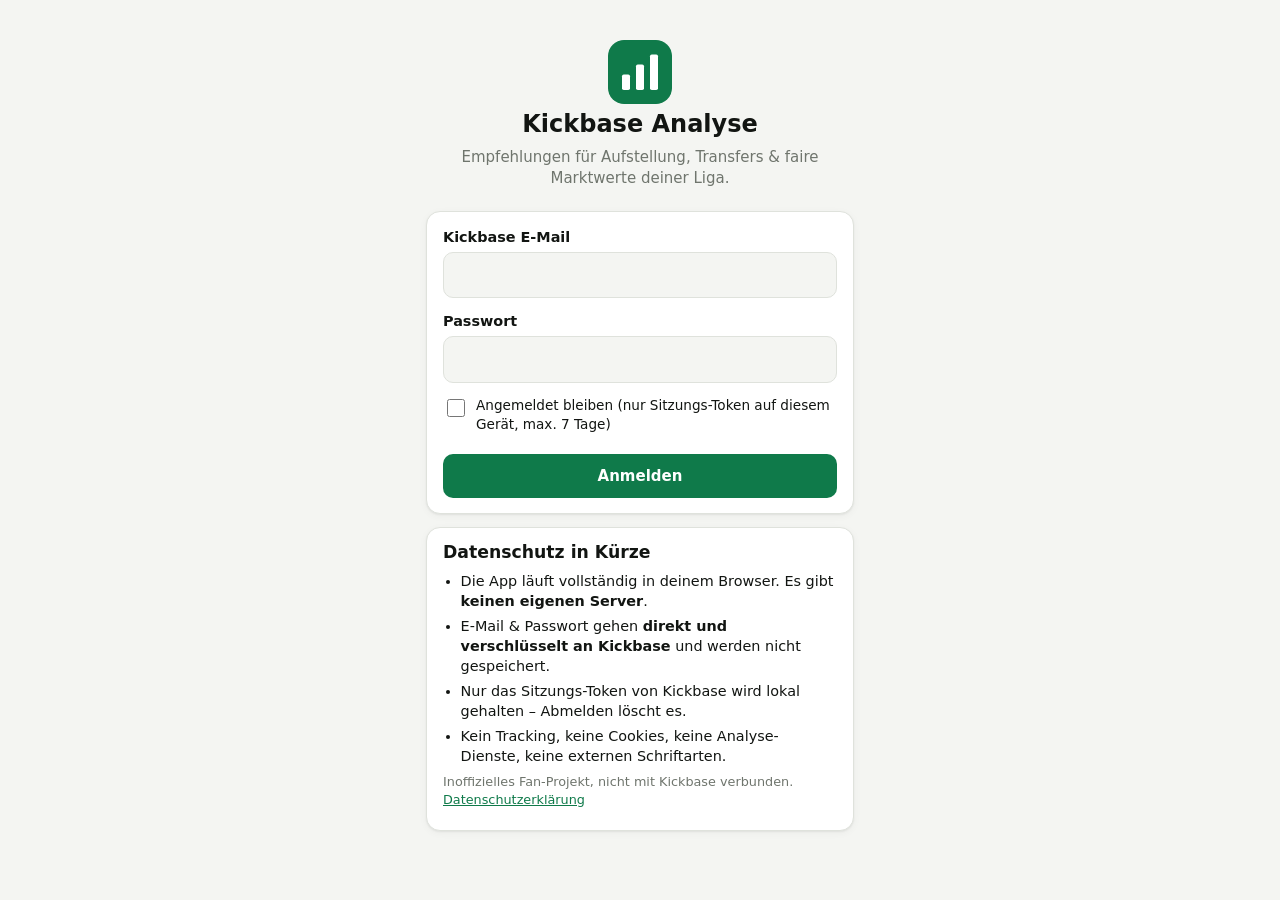
<file: index.html>
<!doctype html>
<html lang="de">
<head>
  <meta charset="utf-8">
  <meta name="viewport" content="width=device-width, initial-scale=1, viewport-fit=cover">
  <!-- Strenge CSP: Skripte nur von hier, Netzwerk nur zu Kickbase, keine Drittanbieter -->
  <meta http-equiv="Content-Security-Policy" content="default-src 'self'; script-src 'self'; style-src 'self' 'unsafe-inline'; img-src 'self' data: https://kickbase.b-cdn.net; connect-src https://api.kickbase.com https://api.openligadb.de; font-src 'self'; manifest-src 'self'; worker-src 'self'; object-src 'none'; base-uri 'none'; form-action 'none'">
  <meta name="referrer" content="no-referrer">
  <meta name="robots" content="noindex">
  <meta name="theme-color" content="#0f7a4a">
  <meta name="apple-mobile-web-app-capable" content="yes">
  <meta name="apple-mobile-web-app-status-bar-style" content="default">
  <meta name="description" content="Inoffizielle Analyse-App für Kickbase-Ligen: Aufstellung, Transfers, faire Marktwerte.">
  <title>Kickbase Analyse</title>
  <link rel="manifest" href="manifest.webmanifest">
  <link rel="icon" href="icons/icon.svg" type="image/svg+xml">
  <link rel="apple-touch-icon" href="icons/icon-192.png">
  <link rel="stylesheet" href="css/app.css">
</head>
<body data-view="boot">
  <div id="app"><main class="loading"><div class="spinner" aria-hidden="true"></div></main></div>
  <div id="sheet" hidden></div>
  <noscript><p class="card">Diese App benötigt JavaScript.</p></noscript>
  <script type="module" src="js/app.js"></script>
</body>
</html>
</file>
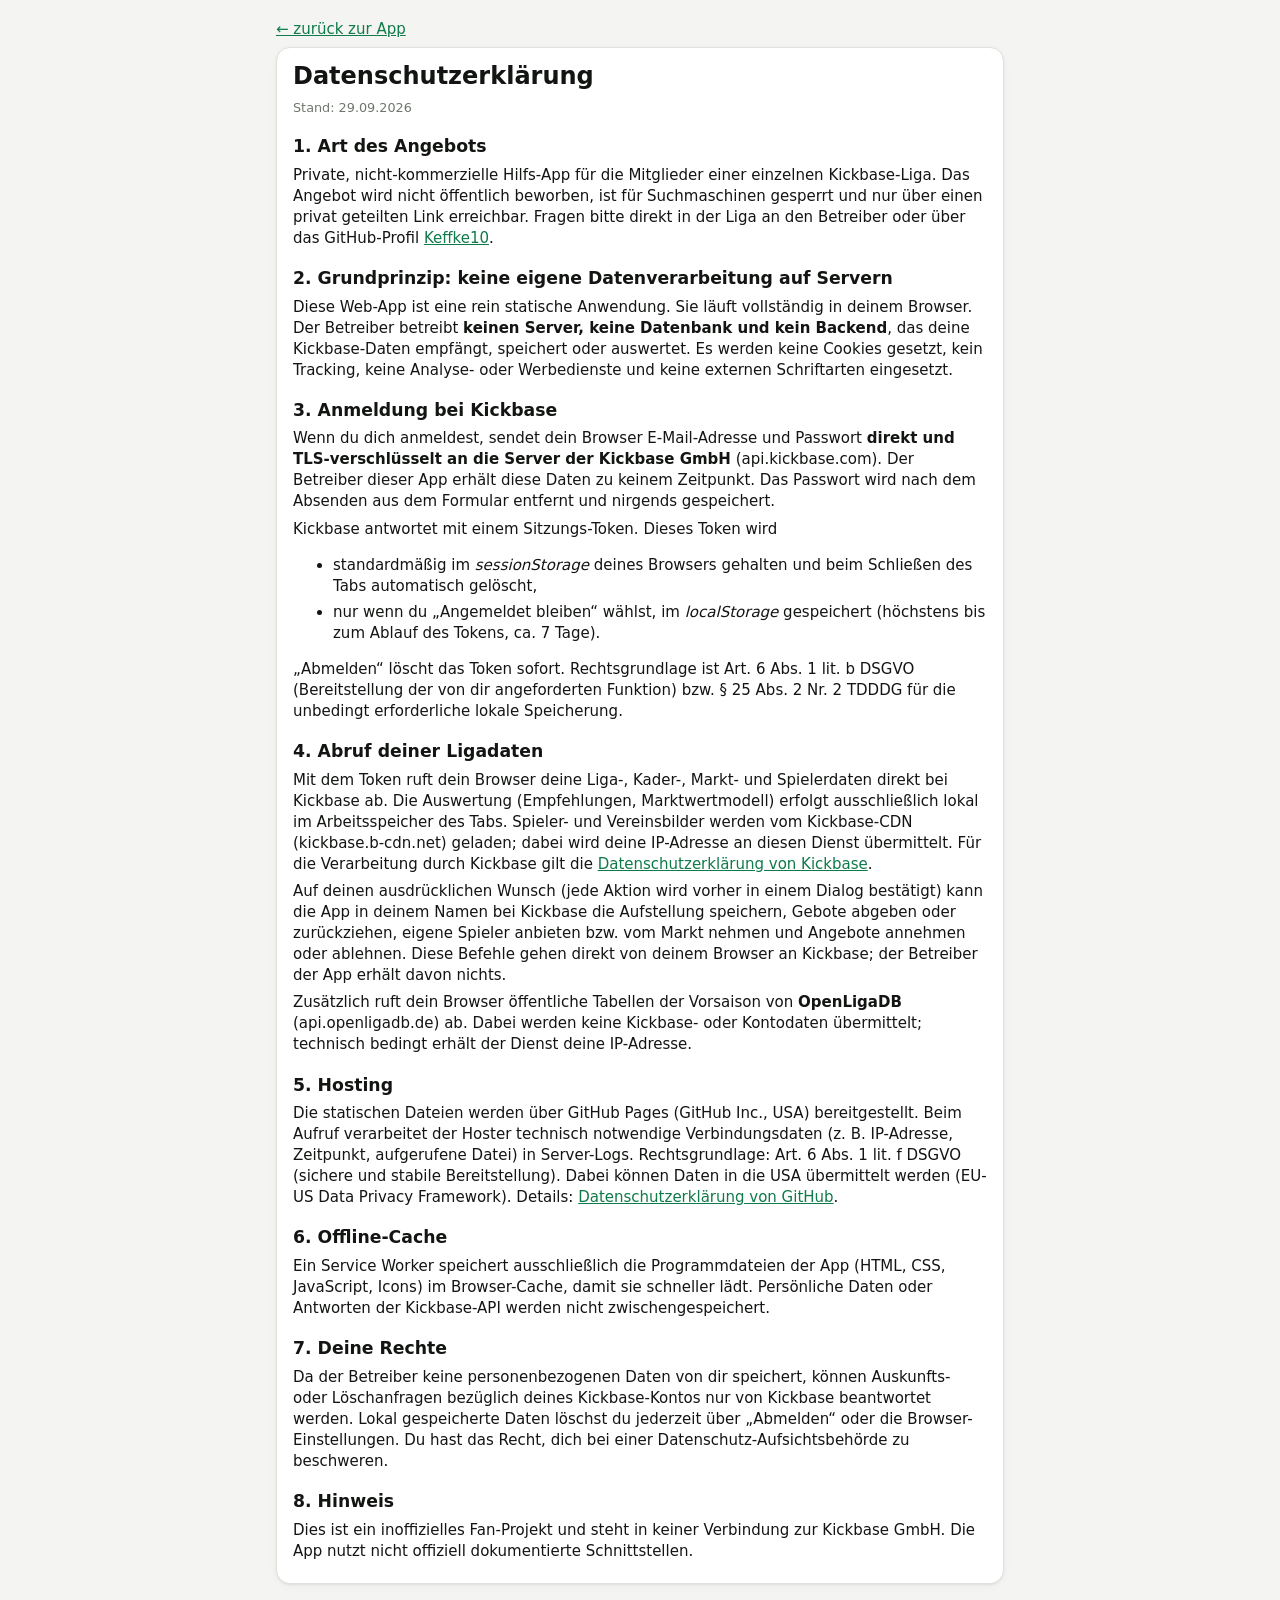
<file: datenschutz.html>
<!doctype html>
<html lang="de">
<head>
  <meta charset="utf-8">
  <meta name="viewport" content="width=device-width, initial-scale=1">
  <meta http-equiv="Content-Security-Policy" content="default-src 'self'; style-src 'self'; img-src 'self'; script-src 'none'; base-uri 'none'; form-action 'none'">
  <meta name="referrer" content="no-referrer">
  <title>Datenschutzerklärung – Kickbase Analyse</title>
  <link rel="stylesheet" href="css/app.css">
</head>
<body>
<main class="content legal">
  <p><a href="./">← zurück zur App</a></p>
  <article class="card">
    <h1>Datenschutzerklärung</h1>
    <p class="small muted">Stand: 29.09.2026</p>

    <h2>1. Art des Angebots</h2>
    <p>Private, nicht-kommerzielle Hilfs-App für die Mitglieder einer einzelnen Kickbase-Liga. Das Angebot wird nicht öffentlich beworben, ist für Suchmaschinen gesperrt und nur über einen privat geteilten Link erreichbar. Fragen bitte direkt in der Liga an den Betreiber oder über das GitHub-Profil <a href="https://github.com/Keffke10" rel="noopener noreferrer">Keffke10</a>.</p>

    <h2>2. Grundprinzip: keine eigene Datenverarbeitung auf Servern</h2>
    <p>Diese Web-App ist eine rein statische Anwendung. Sie läuft vollständig in deinem Browser. Der Betreiber betreibt <b>keinen Server, keine Datenbank und kein Backend</b>, das deine Kickbase-Daten empfängt, speichert oder auswertet. Es werden keine Cookies gesetzt, kein Tracking, keine Analyse- oder Werbedienste und keine externen Schriftarten eingesetzt.</p>

    <h2>3. Anmeldung bei Kickbase</h2>
    <p>Wenn du dich anmeldest, sendet dein Browser E-Mail-Adresse und Passwort <b>direkt und TLS-verschlüsselt an die Server der Kickbase GmbH</b> (api.kickbase.com). Der Betreiber dieser App erhält diese Daten zu keinem Zeitpunkt. Das Passwort wird nach dem Absenden aus dem Formular entfernt und nirgends gespeichert.</p>
    <p>Kickbase antwortet mit einem Sitzungs-Token. Dieses Token wird</p>
    <ul>
      <li>standardmäßig im <i>sessionStorage</i> deines Browsers gehalten und beim Schließen des Tabs automatisch gelöscht,</li>
      <li>nur wenn du „Angemeldet bleiben“ wählst, im <i>localStorage</i> gespeichert (höchstens bis zum Ablauf des Tokens, ca. 7 Tage).</li>
    </ul>
    <p>„Abmelden“ löscht das Token sofort. Rechtsgrundlage ist Art. 6 Abs. 1 lit. b DSGVO (Bereitstellung der von dir angeforderten Funktion) bzw. § 25 Abs. 2 Nr. 2 TDDDG für die unbedingt erforderliche lokale Speicherung.</p>

    <h2>4. Abruf deiner Ligadaten</h2>
    <p>Mit dem Token ruft dein Browser deine Liga-, Kader-, Markt- und Spielerdaten direkt bei Kickbase ab. Die Auswertung (Empfehlungen, Marktwertmodell) erfolgt ausschließlich lokal im Arbeitsspeicher des Tabs. Spieler- und Vereinsbilder werden vom Kickbase-CDN (kickbase.b-cdn.net) geladen; dabei wird deine IP-Adresse an diesen Dienst übermittelt. Für die Verarbeitung durch Kickbase gilt die <a href="https://www.kickbase.com/datenschutz" rel="noopener noreferrer">Datenschutzerklärung von Kickbase</a>.</p>
    <p>Auf deinen ausdrücklichen Wunsch (jede Aktion wird vorher in einem Dialog bestätigt) kann die App in deinem Namen bei Kickbase die Aufstellung speichern, Gebote abgeben oder zurückziehen, eigene Spieler anbieten bzw. vom Markt nehmen und Angebote annehmen oder ablehnen. Diese Befehle gehen direkt von deinem Browser an Kickbase; der Betreiber der App erhält davon nichts.</p>
    <p>Zusätzlich ruft dein Browser öffentliche Tabellen der Vorsaison von <b>OpenLigaDB</b> (api.openligadb.de) ab. Dabei werden keine Kickbase- oder Kontodaten übermittelt; technisch bedingt erhält der Dienst deine IP-Adresse.</p>

    <h2>5. Hosting</h2>
    <p>Die statischen Dateien werden über GitHub Pages (GitHub Inc., USA) bereitgestellt. Beim Aufruf verarbeitet der Hoster technisch notwendige Verbindungsdaten (z. B. IP-Adresse, Zeitpunkt, aufgerufene Datei) in Server-Logs. Rechtsgrundlage: Art. 6 Abs. 1 lit. f DSGVO (sichere und stabile Bereitstellung). Dabei können Daten in die USA übermittelt werden (EU-US Data Privacy Framework). Details: <a href="https://docs.github.com/de/site-policy/privacy-policies/github-general-privacy-statement" rel="noopener noreferrer">Datenschutzerklärung von GitHub</a>.</p>

    <h2>6. Offline-Cache</h2>
    <p>Ein Service Worker speichert ausschließlich die Programmdateien der App (HTML, CSS, JavaScript, Icons) im Browser-Cache, damit sie schneller lädt. Persönliche Daten oder Antworten der Kickbase-API werden nicht zwischengespeichert.</p>

    <h2>7. Deine Rechte</h2>
    <p>Da der Betreiber keine personenbezogenen Daten von dir speichert, können Auskunfts- oder Löschanfragen bezüglich deines Kickbase-Kontos nur von Kickbase beantwortet werden. Lokal gespeicherte Daten löschst du jederzeit über „Abmelden“ oder die Browser-Einstellungen. Du hast das Recht, dich bei einer Datenschutz-Aufsichtsbehörde zu beschweren.</p>

    <h2>8. Hinweis</h2>
    <p>Dies ist ein inoffizielles Fan-Projekt und steht in keiner Verbindung zur Kickbase GmbH. Die App nutzt nicht offiziell dokumentierte Schnittstellen.</p>
  </article>
</main>
</body>
</html>
</file>
<file: css/app.css>
:root {
  color-scheme: light;
  --bg: #f4f5f2;
  --surface: #ffffff;
  --surface-2: #eef0ec;
  --line: #dfe2dc;
  --text: #121512;
  --text-2: #50554f;
  --muted: #6f756d;
  --accent: #0f7a4a;
  --accent-ink: #ffffff;
  --good: #1d7f3c;
  --good-bg: #e3f3e7;
  --warn: #8a5a00;
  --warn-bg: #fdf1d6;
  --crit: #b3261e;
  --crit-bg: #fbe4e2;
  --series-1: #2a78d6;
  --series-neg: #e34948;
  --pitch: #1e7a46;
  --pitch-line: rgba(255, 255, 255, .35);
  --radius: 14px;
  --shadow: 0 1px 2px rgba(0, 0, 0, .06), 0 2px 8px rgba(0, 0, 0, .04);
  --safe-b: env(safe-area-inset-bottom, 0px);
  --safe-t: env(safe-area-inset-top, 0px);
}
@media (prefers-color-scheme: dark) {
  :root {
    color-scheme: dark;
    --bg: #111311;
    --surface: #1b1e1b;
    --surface-2: #252925;
    --line: #333833;
    --text: #f2f4f1;
    --text-2: #c3c8c1;
    --muted: #9aa097;
    --accent: #2fae6d;
    --accent-ink: #06170e;
    --good: #5fd08a;
    --good-bg: #183324;
    --warn: #f0b545;
    --warn-bg: #3a2d10;
    --crit: #ff8a80;
    --crit-bg: #3d1a18;
    --series-1: #3987e5;
    --series-neg: #e66767;
    --pitch: #17512f;
    --shadow: none;
  }
}

* { box-sizing: border-box; }
html { -webkit-text-size-adjust: 100%; }
body {
  margin: 0;
  background: var(--bg);
  color: var(--text);
  font: 15px/1.4 system-ui, -apple-system, "Segoe UI", Roboto, "Helvetica Neue", Arial, sans-serif;
  -webkit-tap-highlight-color: transparent;
}
body.noscroll { overflow: hidden; }
h1, h2, h3 { margin: 0 0 .5rem; line-height: 1.2; }
h1 { font-size: 1.5rem; }
h2 { font-size: 1.08rem; }
h3 { font-size: .95rem; margin-top: 1rem; }
p { margin: .4rem 0; }
a { color: var(--accent); }
button { font: inherit; color: inherit; }
img { max-width: 100%; }
small, .small { font-size: .8rem; }
.muted { color: var(--muted); }
.center { text-align: center; }
.pos { color: var(--good); }
.neg { color: var(--crit); }
.ok { color: var(--good); }
.error { color: var(--crit); background: var(--crit-bg); padding: .5rem .7rem; border-radius: 8px; }

/* ---------- Layout */
.top {
  position: sticky; top: 0; z-index: 5;
  display: flex; align-items: center; gap: .25rem;
  padding: calc(.55rem + var(--safe-t)) 1rem .55rem;
  background: color-mix(in srgb, var(--bg) 88%, transparent);
  backdrop-filter: blur(10px);
  border-bottom: 1px solid var(--line);
}
.top-title { flex: 1; min-width: 0; display: flex; flex-direction: column; }
.top-title strong { white-space: nowrap; overflow: hidden; text-overflow: ellipsis; }
.content { max-width: 760px; margin: 0 auto; padding: .8rem 1rem calc(5.5rem + var(--safe-b)); }

.tabs {
  position: fixed; left: 0; right: 0; bottom: 0; z-index: 5;
  display: grid; grid-template-columns: repeat(6, 1fr);
  background: var(--surface); border-top: 1px solid var(--line);
  padding-bottom: var(--safe-b);
}
.tabs button {
  border: 0; background: none; padding: .45rem 0 .4rem; display: flex; flex-direction: column; align-items: center; gap: 2px;
  color: var(--muted); font-size: .68rem; cursor: pointer; min-height: 52px;
}
.tabs svg { width: 22px; height: 22px; fill: none; stroke: currentColor; stroke-width: 1.8; stroke-linecap: round; stroke-linejoin: round; }
.tabs button.active { color: var(--accent); font-weight: 600; }

.icon-btn { border: 0; background: none; width: 40px; height: 40px; border-radius: 10px; display: grid; place-items: center; cursor: pointer; color: var(--text-2); }
.icon-btn:hover { background: var(--surface-2); }
.icon-btn svg { width: 22px; height: 22px; fill: none; stroke: currentColor; stroke-width: 2; stroke-linecap: round; stroke-linejoin: round; }

.card {
  background: var(--surface); border: 1px solid var(--line); border-radius: var(--radius);
  padding: .9rem 1rem; margin-bottom: .8rem; box-shadow: var(--shadow);
}
.row-between { display: flex; align-items: center; justify-content: space-between; gap: .6rem; flex-wrap: wrap; }
.row-between h2, .row-between h3 { margin-bottom: 0; }

.btn {
  display: inline-flex; align-items: center; justify-content: center; gap: .4rem;
  border: 1px solid var(--line); background: var(--surface-2); color: var(--text);
  padding: .65rem 1rem; border-radius: 10px; cursor: pointer; font-weight: 600; margin-top: .5rem; min-height: 44px;
}
.btn.primary { background: var(--accent); color: var(--accent-ink); border-color: transparent; width: 100%; }
.btn.danger { color: var(--crit); }
.btn.small { padding: .4rem .8rem; font-size: .85rem; min-height: 36px; }
.btn:disabled { opacity: .6; }
.link { border: 0; background: none; color: var(--accent); cursor: pointer; font-weight: 600; padding: .3rem 0; }

/* ---------- Login */
.login { max-width: 460px; margin: 0 auto; padding: calc(1.5rem + var(--safe-t)) 1rem 2rem; }
.brand { text-align: center; margin: 1rem 0 1.4rem; }
.brand img { border-radius: 16px; }
.login form label { display: block; font-weight: 600; font-size: .9rem; margin-bottom: .8rem; }
input[type=email], input[type=password], input[type=search], select {
  width: 100%; margin-top: .3rem; padding: .7rem .8rem; border: 1px solid var(--line); border-radius: 10px;
  background: var(--bg); color: var(--text); font: inherit; font-size: 16px;
}
select { width: auto; margin: 0 0 0 .4rem; padding: .45rem .6rem; }
label.check { display: flex !important; gap: .5rem; align-items: flex-start; font-weight: 400 !important; font-size: .85rem !important; }
label.check input { margin-top: .2rem; width: 18px; height: 18px; flex: none; }
label.select { font-size: .85rem; display: inline-flex; align-items: center; margin-top: .5rem; }
.privacy ul { padding-left: 1.1rem; margin: .4rem 0; }
.privacy li { margin: .3rem 0; font-size: .9rem; }
.league-btn { display: flex; align-items: center; gap: .8rem; width: 100%; cursor: pointer; text-align: left; font-weight: 600; }
.league-btn img { border-radius: 8px; }

.loading { min-height: 80vh; display: grid; place-content: center; justify-items: center; gap: .8rem; padding: 1rem; }
.spinner { width: 42px; height: 42px; border-radius: 50%; border: 4px solid var(--line); border-top-color: var(--accent); animation: spin 0.9s linear infinite; }
@keyframes spin { to { transform: rotate(360deg); } }
.loading .bar { width: min(260px, 70vw); height: 6px; border-radius: 3px; background: var(--line); overflow: hidden; }
.loading .bar span { display: block; height: 100%; width: 0; background: var(--accent); transition: width .2s; }

/* ---------- KPIs & Stats */
.kpis { display: grid; grid-template-columns: repeat(4, 1fr); gap: .5rem; margin-bottom: .8rem; }
.kpis .stat { background: var(--surface); border: 1px solid var(--line); border-radius: 12px; padding: .6rem .6rem; }
.kpis .stat-v { font-size: 1.05rem; }
@media (max-width: 420px) { .kpis { grid-template-columns: repeat(2, 1fr); } }
.stat { display: flex; flex-direction: column; min-width: 0; }
.stat-l { font-size: .72rem; color: var(--muted); text-transform: uppercase; letter-spacing: .02em; }
.stat-v { font-weight: 700; font-variant-numeric: tabular-nums; overflow-wrap: anywhere; }
.stat-v small { font-weight: 400; }
.grid4 { display: grid; grid-template-columns: repeat(4, 1fr); gap: .7rem .6rem; margin: .7rem 0; }
@media (max-width: 520px) { .grid4 { grid-template-columns: repeat(2, 1fr); } }

/* ---------- Player rows */
.prow {
  display: flex; align-items: center; gap: .7rem; width: 100%; text-align: left; background: none; border: 0;
  padding: .55rem 0; border-bottom: 1px solid var(--line); cursor: pointer;
}
.card > .prow:last-child, .mcard .prow { border-bottom: 0; }
.face { border-radius: 50%; background: var(--surface-2); object-fit: cover; flex: none; }
.face-empty { display: inline-block; }
.crest { vertical-align: -3px; }
.pmain { flex: 1; min-width: 0; display: flex; flex-direction: column; gap: 1px; }
.pname { font-weight: 650; white-space: nowrap; overflow: hidden; text-overflow: ellipsis; }
.psub { font-size: .8rem; color: var(--text-2); white-space: nowrap; overflow: hidden; text-overflow: ellipsis; }
.pright { display: flex; flex-direction: column; align-items: flex-end; text-align: right; gap: 2px; flex: none; font-variant-numeric: tabular-nums; }
.pright small { color: var(--muted); }
.pos1, .pos2, .pos3, .pos4 { font-size: .64rem; font-weight: 700; padding: 1px 5px; border-radius: 5px; vertical-align: 2px; color: var(--text-2); background: var(--surface-2); border: 1px solid var(--line); }
.chips { display: flex; flex-wrap: wrap; gap: .25rem; }
.chips:empty { display: none; }
.chip { font-size: .7rem; padding: 1px 7px; border-radius: 999px; font-weight: 600; }
.chip.good, .badge.good { color: var(--good); background: var(--good-bg); }
.chip.warn, .badge.warn { color: var(--warn); background: var(--warn-bg); }
.chip.crit, .badge.crit { color: var(--crit); background: var(--crit-bg); }
.badge { font-size: .75rem; padding: 3px 8px; border-radius: 8px; white-space: nowrap; font-weight: 600; }
.badge.neutral { background: var(--surface-2); }
.badge b { font-size: .85rem; }

/* ---------- Alerts */
.alerts { list-style: none; padding: 0; margin: .6rem 0; display: grid; gap: .4rem; }
.alerts li { padding: .5rem .7rem; border-radius: 10px; font-size: .9rem; display: flex; gap: .5rem; }
.alerts li.crit { background: var(--crit-bg); color: var(--crit); }
.alerts li.warn { background: var(--warn-bg); color: var(--warn); }
.alert-card { border-color: var(--crit); }

/* ---------- Segment / Toolbar */
.seg { display: inline-flex; background: var(--surface-2); border-radius: 10px; padding: 3px; gap: 2px; margin: .5rem 0 .2rem; flex-wrap: wrap; }
.seg button { border: 0; background: none; padding: .4rem .7rem; border-radius: 8px; font-size: .85rem; cursor: pointer; color: var(--text-2); min-height: 34px; }
.seg button.on { background: var(--surface); color: var(--text); font-weight: 650; box-shadow: var(--shadow); }
.seg.small button { padding: .25rem .55rem; font-size: .78rem; min-height: 28px; }
.toolbar h2 { margin-bottom: .2rem; }

/* ---------- Market */
.mcard .prow { padding-top: 0; }
.bid { background: var(--surface-2); border-radius: 10px; padding: .55rem .7rem; font-size: .88rem; display: flex; flex-direction: column; gap: 2px; }
.bid.warn small:first-of-type { color: var(--warn); }

/* ---------- Swaps */
.swap { display: grid; grid-template-columns: 1fr auto 1fr; gap: .4rem; align-items: center; padding: .6rem 0; border-bottom: 1px solid var(--line); }
.swap:last-child { border-bottom: 0; }
.swap-side { background: var(--surface-2); border: 0; border-radius: 12px; padding: .5rem; display: flex; flex-direction: column; align-items: center; gap: 2px; cursor: pointer; min-width: 0; }
.swap-side b { font-size: .88rem; max-width: 100%; overflow: hidden; text-overflow: ellipsis; white-space: nowrap; }
.swap-side span { font-size: .72rem; font-weight: 700; }
.swap-arrow { font-size: 1.3rem; color: var(--muted); }
.swap-meta { grid-column: 1 / -1; font-size: .82rem; color: var(--text-2); text-align: center; }

/* ---------- Pitch */
.pitch {
  background: var(--pitch); border-radius: 12px; padding: .8rem .3rem; margin: .6rem 0; display: grid; gap: .7rem;
  background-image: linear-gradient(var(--pitch-line), var(--pitch-line)); background-size: 100% 1px; background-position: center; background-repeat: no-repeat;
}
.line { display: flex; justify-content: space-evenly; gap: .2rem; }
.tile { position: relative; background: none; border: 0; color: #fff; display: flex; flex-direction: column; align-items: center; width: 64px; cursor: pointer; padding: 0; }
.tile .face { border: 2px solid rgba(255, 255, 255, .8); background: rgba(255, 255, 255, .2); }
.tile-n { font-size: .7rem; font-weight: 600; max-width: 64px; overflow: hidden; text-overflow: ellipsis; white-space: nowrap; background: rgba(0, 0, 0, .45); padding: 0 4px; border-radius: 4px; margin-top: 2px; }
.tile-x { font-size: .72rem; font-weight: 700; background: #fff; color: #111; border-radius: 6px; padding: 0 5px; margin-top: 2px; }
.tile-new { position: absolute; top: -4px; right: 2px; font-size: .6rem; font-weight: 700; background: #ffd24a; color: #111; border-radius: 6px; padding: 0 4px; }
.changes { display: grid; grid-template-columns: 1fr 1fr; gap: .8rem; }
.changes h3 { margin-top: .2rem; }
.changes p { margin: .2rem 0; font-size: .9rem; }
.formations { display: grid; grid-template-columns: repeat(5, 1fr); gap: .4rem; }
@media (max-width: 420px) { .formations { grid-template-columns: repeat(3, 1fr); } }
.formations div { background: var(--surface-2); border-radius: 8px; padding: .4rem; display: flex; flex-direction: column; align-items: center; font-size: .85rem; font-variant-numeric: tabular-nums; }
.formations div.best { outline: 2px solid var(--accent); }

/* ---------- Tables */
.table-wrap { overflow-x: auto; margin: 0 -.2rem; }
table.rank { width: 100%; border-collapse: collapse; font-size: .88rem; font-variant-numeric: tabular-nums; }
table.rank th { text-align: left; font-size: .72rem; color: var(--muted); font-weight: 600; text-transform: uppercase; padding: .3rem .35rem; border-bottom: 1px solid var(--line); }
table.rank td { padding: .55rem .35rem; border-bottom: 1px solid var(--line); white-space: nowrap; }
table.rank .r { text-align: right; }
table.rank tr[data-action] { cursor: pointer; }
table.rank tr.me td { font-weight: 700; background: var(--good-bg); }
.hbars { display: grid; gap: .35rem; }
.hbar { display: grid; grid-template-columns: minmax(0, 7rem) 1fr auto; gap: .5rem; align-items: center; font-size: .82rem; }
.hbar-l { overflow: hidden; text-overflow: ellipsis; white-space: nowrap; }
.hbar-t { height: 10px; background: var(--surface-2); border-radius: 0 4px 4px 0; }
.hbar-t span { display: block; height: 100%; background: var(--series-1); border-radius: 0 4px 4px 0; }
.hbar.me .hbar-l { font-weight: 700; }
.hbar-v { font-variant-numeric: tabular-nums; }
.feed { list-style: none; padding: 0; margin: .6rem 0; }
.feed li { display: grid; grid-template-columns: 1.2rem 1fr auto; gap: .4rem; padding: .4rem 0; border-bottom: 1px solid var(--line); font-size: .86rem; }
.fixtures { list-style: none; padding: 0; margin: 0; }
.fixtures li { display: grid; grid-template-columns: 3rem 1fr auto; gap: .4rem; padding: .35rem 0; border-bottom: 1px solid var(--line); font-size: .88rem; align-items: center; }
.explain dt { font-weight: 700; margin-top: .7rem; }
.explain dd { margin: .2rem 0 0; color: var(--text-2); font-size: .9rem; }

/* ---------- Sheet */
#sheet { position: fixed; inset: 0; z-index: 20; }
.sheet-back { position: absolute; inset: 0; background: rgba(0, 0, 0, .45); }
.sheet-body {
  position: absolute; left: 0; right: 0; bottom: 0; max-height: 92vh; overflow-y: auto; overscroll-behavior: contain;
  background: var(--surface); border-radius: 18px 18px 0 0; padding: 1rem 1rem calc(1.5rem + var(--safe-b));
  max-width: 760px; margin: 0 auto; animation: up .2s ease-out;
}
@keyframes up { from { transform: translateY(30px); } }
.sheet-close { position: sticky; top: 0; float: right; background: var(--surface-2); }
.phead { display: flex; gap: .9rem; align-items: center; margin-bottom: .5rem; }
.phead h2 { margin: 0; }
.phead p { margin: .15rem 0; }

/* ---------- Charts */
.chart { position: relative; margin: 1.2rem 0 .4rem; touch-action: pan-y; }
.chart .tip[hidden] { display: none; }
.chart svg { width: 100%; height: auto; display: block; overflow: visible; }
.chart .grid { stroke: var(--line); stroke-width: 1; }
.chart .grid.zero { stroke: var(--muted); }
.chart .axis { fill: var(--muted); font-size: 10px; }
.chart .line { fill: none; stroke: var(--series-1); stroke-width: 2; stroke-linejoin: round; }
.chart .area { fill: var(--series-1); opacity: .1; }
.chart .ref { stroke: var(--text-2); stroke-dasharray: 4 3; stroke-width: 1; }
.chart .ref-label { fill: var(--text-2); }
.chart .bar { fill: var(--series-1); }
.chart .bar-neg { fill: var(--series-neg); }
.chart .cross { stroke: var(--text-2); stroke-width: 1; }
.chart .dot { fill: var(--series-1); stroke: var(--surface); stroke-width: 2; }
.chart .tip {
  position: absolute; top: -6px; transform: translate(-50%, -100%); pointer-events: none;
  background: var(--text); color: var(--surface); padding: .3rem .55rem; border-radius: 8px; font-size: .78rem;
  display: flex; flex-direction: column; align-items: center; white-space: nowrap;
}

@media (min-width: 900px) {
  .tabs { left: 50%; transform: translateX(-50%); max-width: 760px; border: 1px solid var(--line); border-bottom: 0; border-radius: 14px 14px 0 0; }
}
@media (prefers-reduced-motion: reduce) { * { animation: none !important; transition: none !important; } }

/* ---------- Rechtstexte */
.legal { padding-bottom: 2rem; }
.legal h2 { margin-top: 1.2rem; }
.legal li { margin: .3rem 0; }

/* ---------- Restprogramm-Matrix (divergierend: leicht = blau, schwer = orange, Mitte grau) */
:root { --easy: #2a78d6; --hard: #eb6834; --mid: #8a8a85; }
@media (prefers-color-scheme: dark) { :root { --easy: #3987e5; --hard: #d95926; } }
table.fixm { border-collapse: separate; border-spacing: 2px; font-size: .8rem; width: 100%; }
table.fixm th { font-size: .7rem; color: var(--muted); font-weight: 600; text-align: center; padding: .2rem; }
table.fixm th:first-child, table.fixm td:first-child { text-align: left; white-space: nowrap; }
table.fixm td { padding: .3rem .25rem; }
.cell { text-align: center; border-radius: 6px; line-height: 1.15; white-space: nowrap; }
.cell small { display: block; font-size: .66rem; opacity: .85; }
.cell.e5 { background: color-mix(in srgb, var(--easy) 55%, transparent); }
.cell.e4 { background: color-mix(in srgb, var(--easy) 25%, transparent); }
.cell.e3 { background: color-mix(in srgb, var(--mid) 20%, transparent); }
.cell.e2 { background: color-mix(in srgb, var(--hard) 28%, transparent); }
.cell.e1 { background: color-mix(in srgb, var(--hard) 55%, transparent); }
.legend { display: flex; gap: .4rem; margin: .3rem 0 .6rem; }
.legend .cell { padding: .15rem .6rem; }
table.hist td.win { font-weight: 700; }
table.hist td:last-child { font-size: .78rem; }
table.fixm .du { text-align: center; font-weight: 700; padding: 0 .4rem; color: var(--accent); }

/* ---------- Datenquellen */
.sources { list-style: none; padding: 0; margin: 0; }
.sources li { display: grid; grid-template-columns: 1.4rem 1fr; gap: .4rem; padding: .5rem 0; border-bottom: 1px solid var(--line); }
.sources li:last-child { border-bottom: 0; }
.sources li > span { font-weight: 700; }
.sources small { display: block; color: var(--text-2); }
table.basis td { white-space: normal; vertical-align: top; }
table.basis td:first-child { white-space: nowrap; color: var(--text-2); }

/* ---------- Aktionen */
.actions { display: flex; flex-wrap: wrap; gap: .5rem; align-items: center; margin-top: .6rem; }
.actions .btn { margin-top: 0; }
.actions p { flex-basis: 100%; margin: 0; }
.actions-box { background: var(--surface-2); border-radius: 12px; padding: .7rem .8rem; margin: .7rem 0; display: flex; flex-direction: column; gap: .4rem; }
.actions-box h3 { margin: 0; }
.actions-box .btn { margin-top: 0; }
.btn.primary-soft { background: color-mix(in srgb, var(--accent) 14%, var(--surface)); color: var(--accent); border-color: color-mix(in srgb, var(--accent) 35%, transparent); }
.btn.danger-solid { background: var(--crit); color: #fff; border-color: transparent; }
.confirm-row { display: grid; grid-template-columns: 1fr 1.4fr; gap: .6rem; margin-top: .8rem; }
.confirm-row .btn { width: 100%; }
.warn-text { color: var(--warn); }
.field { display: block; font-weight: 600; font-size: .9rem; margin: .8rem 0 .4rem; }
.field input { width: 100%; margin-top: .3rem; padding: .75rem .8rem; border: 1px solid var(--line); border-radius: 10px; background: var(--bg); color: var(--text); font: inherit; font-size: 1.3rem; font-weight: 700; font-variant-numeric: tabular-nums; }
.presets { display: grid; grid-template-columns: repeat(auto-fit, minmax(100px, 1fr)); gap: .4rem; }
.preset { border: 1px solid var(--line); background: var(--surface); border-radius: 10px; padding: .45rem; cursor: pointer; display: flex; flex-direction: column; font-size: .75rem; color: var(--text-2); min-height: 44px; }
.preset b { color: var(--text); font-size: .9rem; }
.amount-info { margin: .6rem 0; font-size: .9rem; }
.amount-info p { margin: .25rem 0; }
.offer { display: flex; justify-content: space-between; align-items: center; gap: .5rem; flex-wrap: wrap; padding: .4rem 0; border-bottom: 1px solid var(--line); }
.offer .btn { margin-top: 0; }
.formations button { border: 0; background: var(--surface-2); border-radius: 8px; padding: .4rem; display: flex; flex-direction: column; align-items: center; font-size: .85rem; font-variant-numeric: tabular-nums; cursor: pointer; color: var(--text); min-height: 44px; }
.formations button.best { outline: 2px solid var(--accent); }
.formations .off { opacity: .45; }
.toast {
  position: fixed; left: 50%; transform: translateX(-50%); bottom: calc(4.6rem + var(--safe-b)); z-index: 30;
  max-width: min(92vw, 520px); padding: .7rem 1rem; border-radius: 12px; font-weight: 600; font-size: .9rem;
  background: var(--text); color: var(--surface); box-shadow: 0 4px 16px rgba(0, 0, 0, .2);
}
.toast.crit { background: var(--crit); color: #fff; }
.mcard.own { border-style: dashed; }

/* ---------- Begründungen */
.reasons { list-style: none; padding: 0; margin: .1rem 0 .4rem; display: flex; flex-wrap: wrap; gap: .25rem .4rem; }
.reasons li { font-size: .74rem; padding: 1px 7px 1px 5px; border-radius: 6px; display: inline-flex; gap: .25rem; }
.reasons li.pos { color: var(--good); background: var(--good-bg); }
.reasons li.neg { color: var(--crit); background: var(--crit-bg); }
.reasons li span { font-weight: 800; }
.srow { border-bottom: 1px solid var(--line); padding-bottom: .3rem; }
.srow:last-child { border-bottom: 0; }
.srow .prow { border-bottom: 0; }
.srow .reasons, .srow .timing { margin-left: calc(44px + .7rem); }
.srow .timing { margin-top: 0; }
</file>
